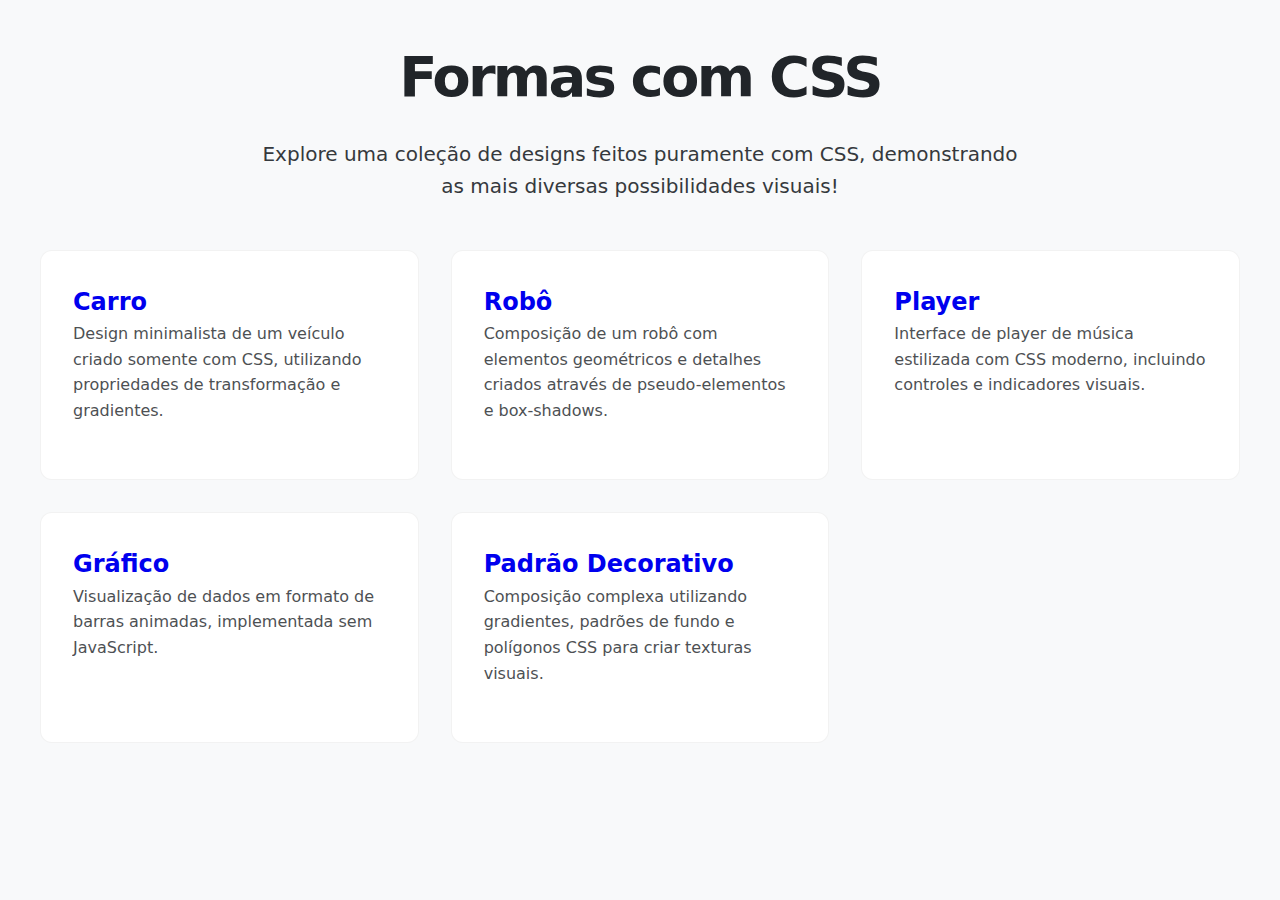
<file: index.html>
<!DOCTYPE html>
<html lang="pt-BR">
<head>
  <meta charset="UTF-8" />
  <meta name="viewport" content="width=device-width, initial-scale=1" />
  <title>Página Principal - Formas CSS</title>
  <link rel="stylesheet" href="style.css">
</head>

<body>
  <div class="main-container">
    <header class="header">
      <h1>Formas com CSS</h1>
      <p>Explore uma coleção de designs feitos puramente com CSS, demonstrando as mais diversas possibilidades visuais!</p>
    </header>
    
    <div class="cards-grid">
      <a href="carro.html" class="card">
        <h2>Carro</h2>
        <p>Design minimalista de um veículo criado somente com CSS, utilizando propriedades de transformação e gradientes.</p>

      </a>
      
      <a href="robô.html" class="card">
        <h2>Robô</h2>
        <p>Composição de um robô com elementos geométricos e detalhes criados através de pseudo-elementos e box-shadows.</p>

      </a>
      
      <a href="music.html" class="card">
        <h2>Player</h2>
        <p>Interface de player de música estilizada com CSS moderno, incluindo controles e indicadores visuais.</p>

      </a>
      
      <a href="grafico.html" class="card">
        <h2>Gráfico</h2>
        <p>Visualização de dados em formato de barras animadas, implementada sem JavaScript.</p>

      </a>
      
      <a href="padrao.html" class="card">
        <h2>Padrão Decorativo</h2>
        <p>Composição complexa utilizando gradientes, padrões de fundo e polígonos CSS para criar texturas visuais.</p>
      </a>
    </div>
  </div>
</body>
</html>
</file>
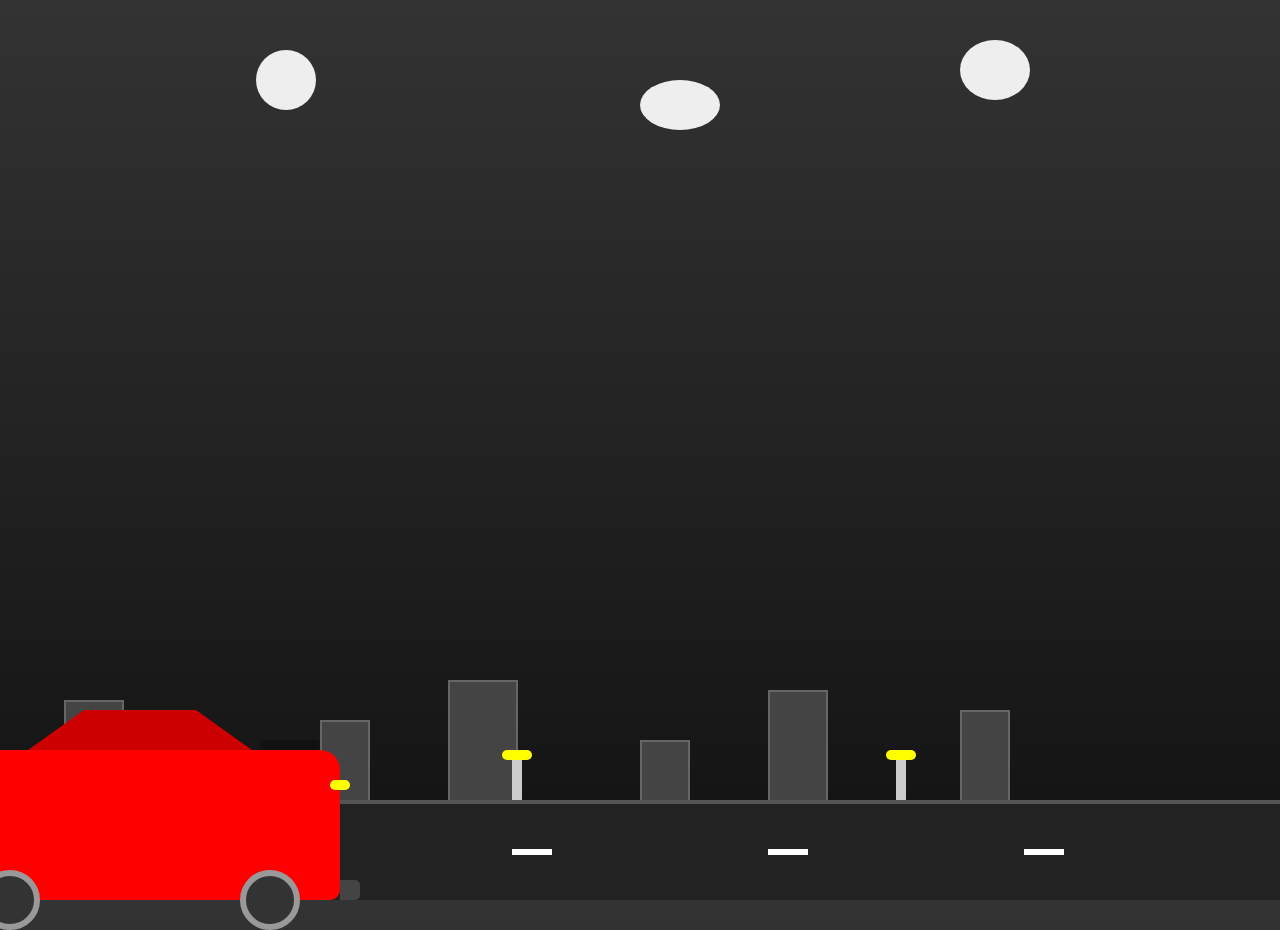
<file: carro.html>
<!DOCTYPE html>
<html lang="pt-BR">

<head>
  <meta charset="UTF-8" />
  <meta name="viewport" content="width=device-width, initial-scale=1.0" />
  <title>Carro Esportivo com Formas Geométricas</title>
  <link rel="stylesheet" href="carro.css">
</head>

<body>
  <div class="paisagem">
    <div class="predio um"></div>
    <div class="predio dois"></div>
    <div class="predio tres"></div>
    <div class="predio quatro"></div>
    <div class="predio cinco"></div>
    <div class="predio seis"></div>
    <div class="predio sete"></div>
    <div class="poste um"></div>
    <div class="poste dois"></div>
    <div class="poste tres"></div>
    <div class="nuvem nuvem1"></div>
    <div class="nuvem nuvem2"></div>
    <div class="nuvem nuvem3"></div>
    <div class="estrada"></div>
    <div class="linha um"></div>
    <div class="linha dois"></div>
    <div class="linha tres"></div>
    <div class="linha quatro"></div>
  </div>

  <div class="carro">
    <div class="teto"></div>
    <div class="roda esquerda"></div>
    <div class="roda direita"></div>
    <div class="farol frente"></div>
    <div class="para-choque frente"></div>
    <div class="para-choque tras"></div>
    <div class="fumaça"></div>
    <div class="aerofolio"></div>
  </div>
  
</body>

</html>
</file>
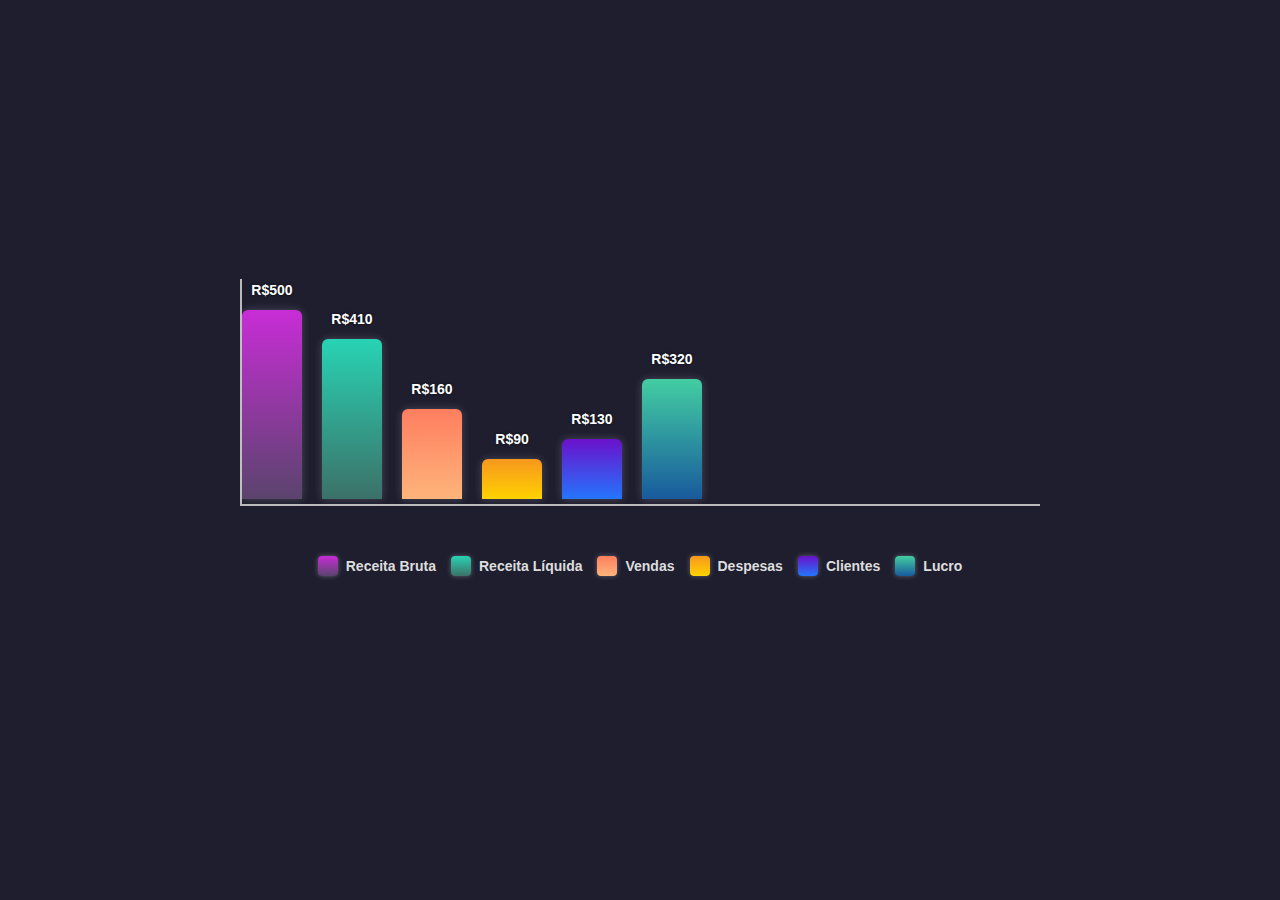
<file: grafico.html>
<!DOCTYPE html>
<html lang="pt-BR">

<head>
  <meta charset="UTF-8" />
  <meta name="viewport" content="width=device-width, initial-scale=1" />
  <title>Gráfico de Barras CSS Animado</title>
  <link rel="stylesheet" href="grafico.css">
</head>

<body>
  <div class="grafico-container">
    <div class="grafico">
      <div class="barra receita-bruta">
        <div class="valor">R$500</div>
      </div>
      <div class="barra receita-liquida">
        <div class="valor">R$410</div>
      </div>
      <div class="barra vendas">
        <div class="valor">R$160</div>
      </div>
      <div class="barra despesas">
        <div class="valor">R$90</div>
      </div>
      <div class="barra clientes">
        <div class="valor">R$130</div>
      </div>
      <div class="barra lucro">
        <div class="valor">R$320</div>
      </div>
    </div>
  </div>

  <div class="legenda">
    <div class="item-legend">
      <div class="cor-legend cor-receita-bruta"></div> Receita Bruta
    </div>
    <div class="item-legend">
      <div class="cor-legend cor-receita-liquida"></div> Receita Líquida
    </div>
    <div class="item-legend">
      <div class="cor-legend cor-vendas"></div> Vendas
    </div>
    <div class="item-legend">
      <div class="cor-legend cor-despesas"></div> Despesas
    </div>
    <div class="item-legend">
      <div class="cor-legend cor-clientes"></div> Clientes
    </div>
    <div class="item-legend">
      <div class="cor-legend cor-lucro"></div> Lucro
    </div>
  </div>
</body>

</html>

</html>
</file>
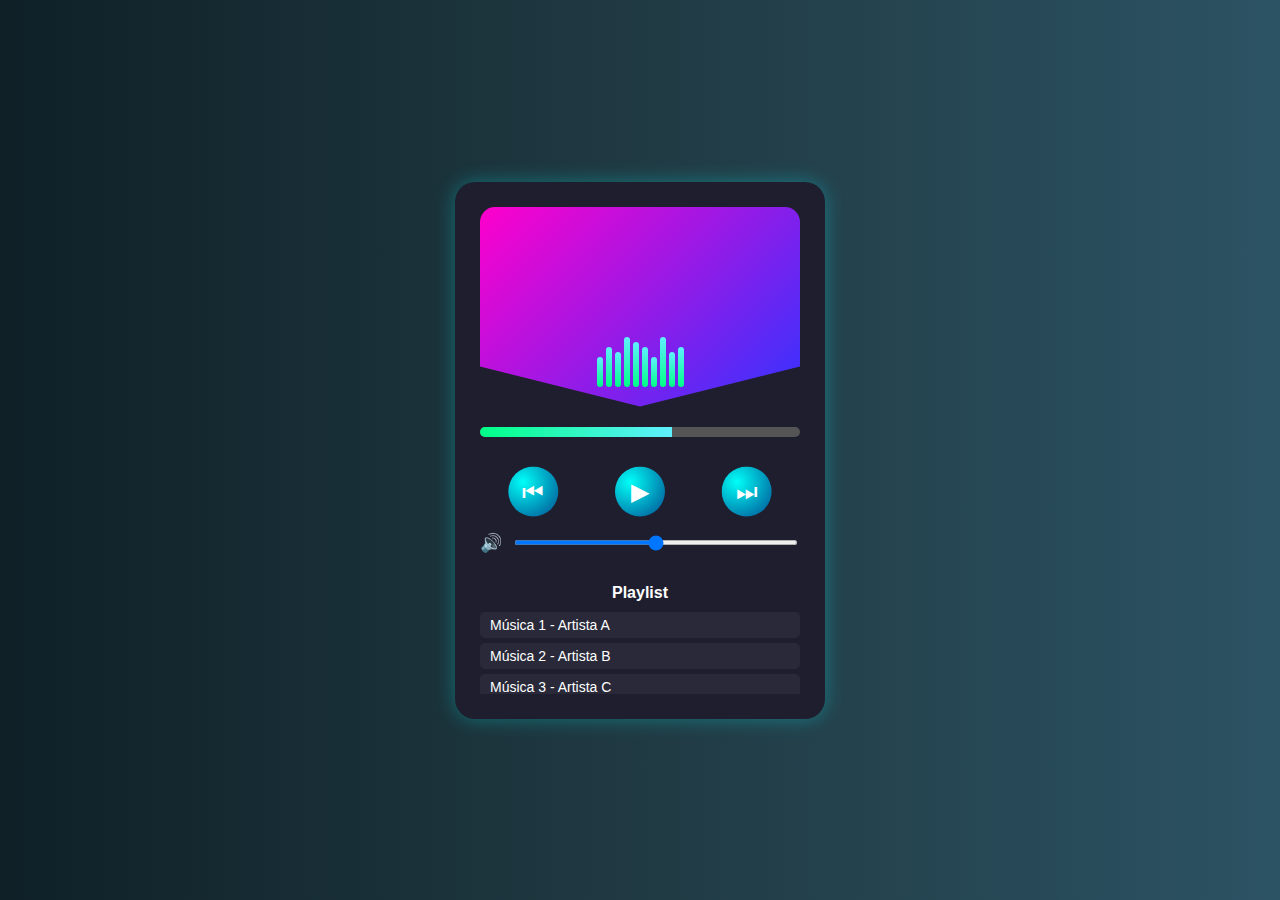
<file: music.html>
<!DOCTYPE html>
<html lang="pt-BR">

<head>
    <meta charset="UTF-8" />
    <meta name="viewport" content="width=device-width, initial-scale=1" />
    <title>Interface de Música com Animação CSS</title>
    <link rel="stylesheet" href="music.css">
</head>

<body>
    <div class="player">
        <div class="tela-musica">
            <div class="barra"></div>
            <div class="barra"></div>
            <div class="barra"></div>
            <div class="barra"></div>
            <div class="barra"></div>
            <div class="barra"></div>
            <div class="barra"></div>
            <div class="barra"></div>
            <div class="barra"></div>
            <div class="barra"></div>
        </div>
        <div class="barra-progresso">
            <div class="progresso"></div>
        </div>
        <div class="controles">
            <div class="botao" title="Anterior">⏮</div>
            <div class="botao" title="Play/Pause">▶</div>
            <div class="botao" title="Próxima">⏭</div>
        </div>
        <div class="controle-volume">
            <div class="icone-volume">🔊</div>
            <input type="range" class="slider" min="0" max="100" value="50" />
        </div>
        <div class="playlist">
            <h3>Playlist</h3>
            <ul>
                <li>Música 1 - Artista A</li>
                <li>Música 2 - Artista B</li>
                <li>Música 3 - Artista C</li>
                <li>Música 4 - Artista D</li>
            </ul>
        </div>
    </div>
</body>

</html>
</file>
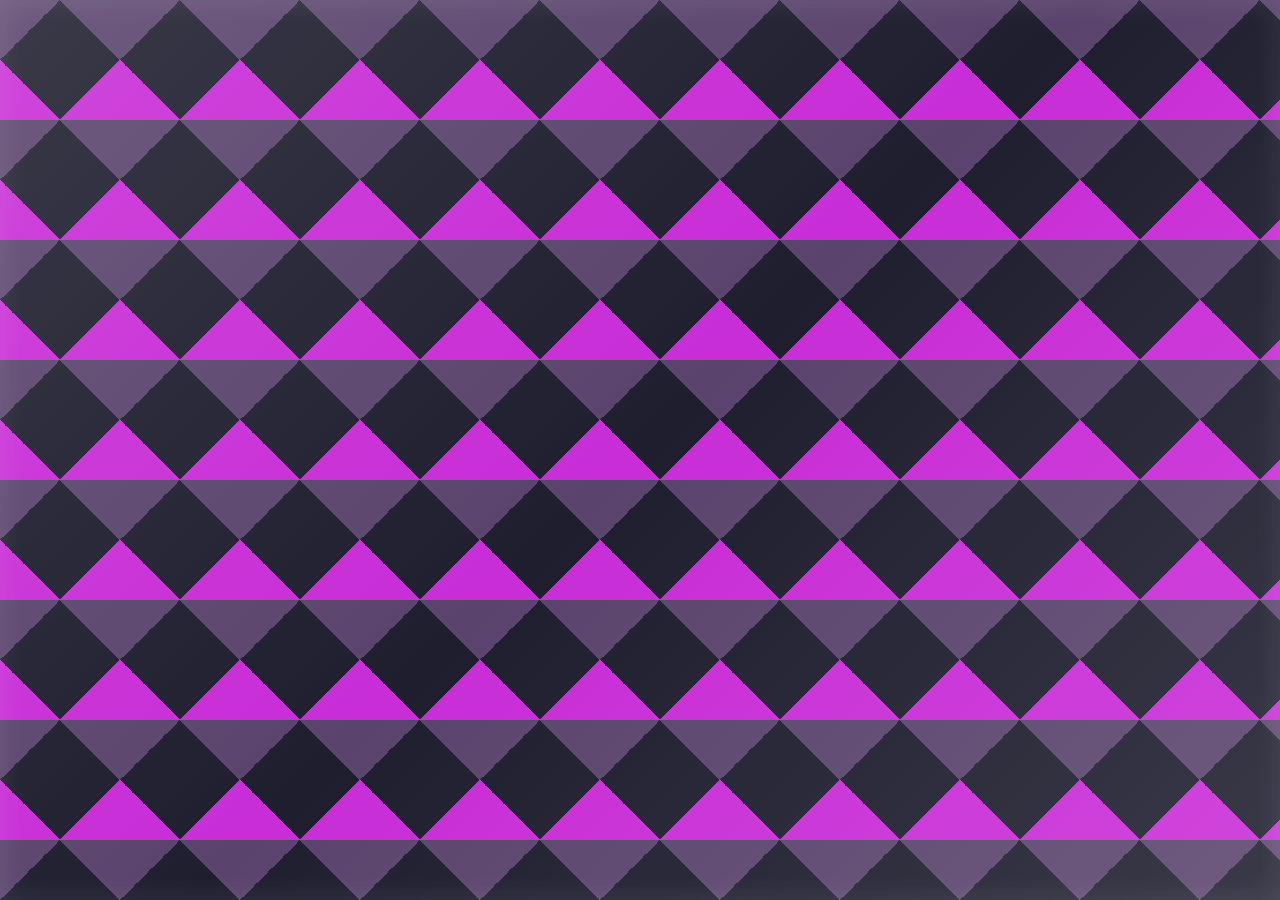
<file: padrao.html>
<!DOCTYPE html>
<html lang="pt-BR">

<head>
  <meta charset="UTF-8" />
  <meta name="viewport" content="width=device-width, initial-scale=1" />
  <title>Padrão Decorativo CSS - Fundo Base Destacado</title>
  <link rel="stylesheet" href="padrao.css">
</head>

<body>
  <div class="pattern"></div>
</body>

</html>
</file>
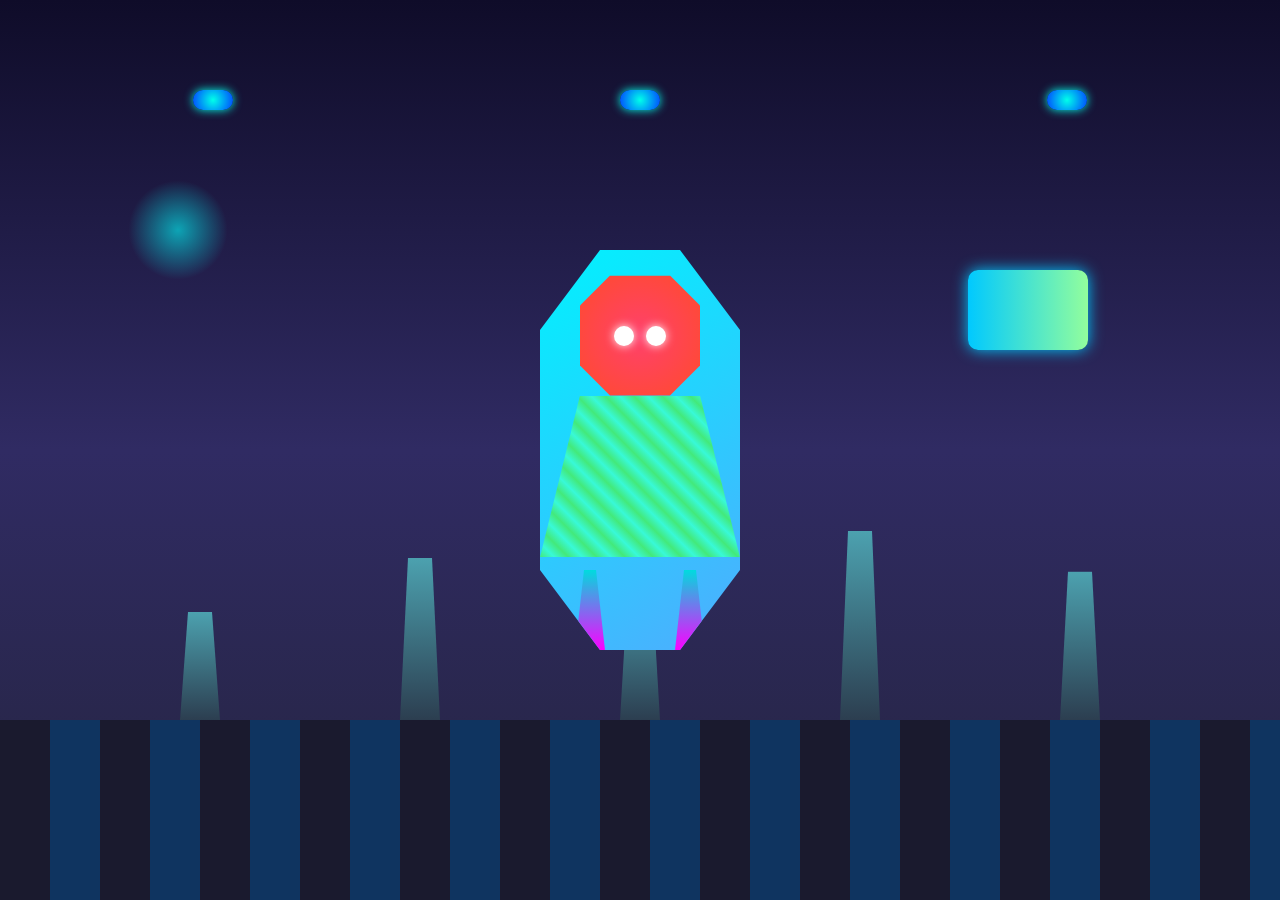
<file: robô.html>
<!DOCTYPE html>
<html lang="pt-BR">

<head>
  <meta charset="UTF-8">
  <meta name="viewport" content="width=device-width, initial-scale=1.0">
  <title>Robô Futurista</title>
  <link rel="stylesheet" href="robô.css ">
</head>

<body>
  <div class="cenario"></div>
  <div class="predios">
    <div class="predio" style="height: 40%;"></div>
    <div class="predio" style="height: 60%;"></div>
    <div class="predio" style="height: 50%;"></div>
    <div class="predio" style="height: 70%;"></div>
    <div class="predio" style="height: 55%;"></div>
  </div>
  <div class="drones">
    <div class="drone"></div>
    <div class="drone"></div>
    <div class="drone"></div>
  </div>
  <div class="holograma"></div>
  <div class="tela"></div>
  <div class="robo">
    <div class="cabeca">
      <div class="olhos">
        <div class="olho"></div>
        <div class="olho"></div>
      </div>
    </div>
    <div class="bracos">
      <div class="braco"></div>
      <div class="braco"></div>
    </div>
    <div class="luz-central"></div>
    <div class="tronco"></div>
    <div class="pernas">
      <div class="perna"></div>
      <div class="perna"></div>
    </div>
  </div>
</body>

</html>
</file>
<file: style.css>
:root {
    /* Cores base (neutras) */
    --bg-color: #f8f9fa;
    --text-color: #212529;
    --card-bg: #ffffff;

    /* Cores primárias (azul/esverdeado) */
    --primary-100: #e6f7f8;
    --primary-300: #8bd8dc;
    --primary-500: #20b8bd;
    /* cor principal */
    --primary-700: #158a8e;
    --primary-900: #0c5c5f;

    /* Cores secundárias (roxo/azulado) */
    --secondary-300: #a39fc9;
    --secondary-500: #7166b1;
    --secondary-700: #4e457d;

    /* Cores de destaque (sutis) */
    --accent-yellow: #fff3bf;
    --accent-pink: #ffdeeb;
}

* {
    box-sizing: border-box;
    margin: 0;
    padding: 0;
}

body {
    background: var(--bg-color);
    font-family: 'Inter', 'Segoe UI', system-ui, sans-serif;
    color: var(--text-color);
    line-height: 1.6;
    min-height: 100vh;
    padding: 2rem;
    display: flex;
    flex-direction: column;
    align-items: center;
    
}

/* Container principal */
.main-container {
    max-width: 1200px;
    width: 100%;
}

/* Cabeçalho tipográfico */
.header {
    text-align: center;
    margin-bottom: 3rem;
}


.header h1 {
    font-size: clamp(2rem, 5vw, 3.5rem);
    font-weight: 800;
    letter-spacing: -0.05em;
    margin-bottom: 1rem;
    color: var(--primary-dark);
}

.header h1::after {
    content: '';
    position: absolute;
    bottom: -8px;
    left: 0;
    width: 100%;
    height: 3px;
    background: linear-gradient(90deg, var(--primary-500), var(--secondary-500));
    transform: scaleX(0);
    transform-origin: left;
    transition: transform 0.4s ease;
}


.header p {
    font-size: 1.25rem;
    max-width: 60ch;
    margin: 0 auto;
    opacity: 0.9;
}

/* Grid de cards */
.cards-grid {
    display: grid;
    grid-template-columns: repeat(auto-fit, minmax(280px, 1fr));
    gap: 2rem;
}

/* Cards tipográficos */
.card {
    background: var(--card-bg);
    border-radius: 12px;
    padding: 2rem;
    text-decoration: none;
    box-shadow: var(--card-shadow);
    transition: transform 0.3s ease, box-shadow 0.3s ease;
    border: 1px solid rgba(0, 0, 0, 0.05);
    display: flex;
    flex-direction: column;

    /* Delay progressivo para cada card */
    .card:nth-child(1) {
        animation-delay: 0.1s;
    }

    .card:nth-child(2) {
        animation-delay: 0.2s;
    }

    .card:nth-child(3) {
        animation-delay: 0.3s;
    }

    .card:nth-child(4) {
        animation-delay: 0.4s;
    }

    .card:nth-child(5) {
        animation-delay: 0.5s;
    }
}

.card:hover {
    transform: translateY(-4px) scale(1.02);
    box-shadow: 0 12px 24px rgba(0, 0, 0, 0.1);
    background: var(--primary-100);
}

.card h2 {
    transition: color 0.2s ease;
}

.card:hover h2 {
    color: var(--primary-700);
}


.card p {
    color: var(--text-color);
    opacity: 0.8;
    margin-bottom: 1.5rem;
    flex-grow: 1;
}

.card .meta {
    font-size: 0.875rem;
    color: var(--secondary);
    font-weight: 500;
}


@keyframes fadeInUp {
    from {
        opacity: 0;
        transform: translateY(10px);
    }

    to {
        opacity: 1;
        transform: translateY(0);
    }
}


/* Responsividade */
@media (max-width: 600px) {
    body {
        padding: 1.5rem;
    }

    .header {
        margin-bottom: 2rem;
    }

    .cards-grid {
        grid-template-columns: 1fr;
    }
}
</file>
<file: carro.css>
* {
      margin: 0;
      padding: 0;
      box-sizing: border-box;
    }
    
    body {
      background: linear-gradient(#333, #111);
      display: flex;
      justify-content: center;
      align-items: flex-end;
      height: 100vh;
      overflow: hidden;
    }

    .paisagem {
      position: absolute;
      bottom: 0;
      width: 100%;
      height: 100%;
      z-index: 0;
    }

    /* Elementos da paisagem mantendo proporções fixas */
    .predio {
      position: absolute;
      bottom: 0;
      background: #444;
      border: 2px solid #666;
    }

    .predio.um {
      left: 5%;
      width: 60px;
      height: 200px;
    }

    .predio.dois {
      left: 15%;
      width: 40px;
      height: 150px;
    }

    .predio.tres {
      left: 25%;
      width: 50px;
      height: 180px;
    }

    .predio.quatro {
      left: 35%;
      width: 70px;
      height: 220px;
    }

    .predio.cinco {
      left: 50%;
      width: 50px;
      height: 160px;
    }

    .predio.seis {
      left: 60%;
      width: 60px;
      height: 210px;
    }

    .predio.sete {
      left: 75%;
      width: 50px;
      height: 190px;
    }

    .poste {
      position: absolute;
      bottom: 0;
      width: 10px;
      height: 150px;
      background: #ccc;
      z-index: 0;
    }

    .poste::before {
      content: '';
      position: absolute;
      top: 0;
      left: -10px;
      width: 30px;
      height: 10px;
      background: #ff0;
      border-radius: 5px;
    }

    .poste.um {
      left: 10%;
    }

    .poste.dois {
      left: 40%;
    }

    .poste.tres {
      left: 70%;
    }

    .nuvem {
      position: absolute;
      background: #eee;
      border-radius: 50%;
      z-index: 0;
    }

    .nuvem1 {
      top: 50px;
      left: 20%;
      width: 60px;
      height: 60px;
    }

    .nuvem2 {
      top: 80px;
      left: 50%;
      width: 80px;
      height: 50px;
    }

    .nuvem3 {
      top: 40px;
      left: 75%;
      width: 70px;
      height: 60px;
    }

    .estrada {
      position: absolute;
      bottom: 0;
      width: 100%;
      height: 100px;
      background: #222;
      border-top: 4px solid #555;
      z-index: 0;
    }

    .linha {
      position: absolute;
      bottom: 45px;
      width: 40px;
      height: 6px;
      background: #fff;
      z-index: 1;
    }

    .linha.um {
      left: 20%;
    }

    .linha.dois {
      left: 40%;
    }

    .linha.tres {
      left: 60%;
    }

    .linha.quatro {
      left: 80%;
    }

    /* Carro com tamanho fixo mas posicionamento responsivo */
    .carro {
      position: relative;
      width: 400px;
      height: 150px;
      background: #f00;
      border-radius: 20px 20px 10px 10px;
      z-index: 2;
      animation: moverCarro 8s linear infinite;
      transform: translateX(-500px);
    }

    @keyframes moverCarro {
      0% {
        transform: translateX(-500px);
      }
      100% {
        transform: translateX(100vw);
      }
    }

    .teto {
      position: absolute;
      top: -40px;
      left: 60px;
      width: 280px;
      height: 40px;
      background: #c00;
      clip-path: polygon(10% 100%, 30% 0%, 70% 0%, 90% 100%);
    }

    .roda {
      position: absolute;
      bottom: -30px;
      width: 60px;
      height: 60px;
      background: #333;
      border: 6px solid #999;
      border-radius: 50%;
      animation: girarRoda 1s linear infinite;
    }

    @keyframes girarRoda {
      0% {
        transform: rotate(0deg);
      }
      100% {
        transform: rotate(360deg);
      }
    }

    .roda.esquerda {
      left: 40px;
    }

    .roda.direita {
      right: 40px;
    }

    .farol {
      position: absolute;
      top: 30px;
      width: 20px;
      height: 10px;
      background: yellow;
      border-radius: 5px;
    }

    .farol.frente {
      right: -10px;
    }

    .para-choque {
      position: absolute;
      bottom: 0;
      height: 20px;
      background: #444;
    }

    .para-choque.frente {
      right: -20px;
      width: 20px;
      border-radius: 0 5px 5px 0;
    }

    .para-choque.tras {
      left: -20px;
      width: 20px;
      border-radius: 5px 0 0 5px;
    }

    .fumaça {
      position: absolute;
      bottom: 10px;
      left: -40px;
      width: 20px;
      height: 20px;
      background: rgba(200, 200, 200, 0.5);
      border-radius: 50%;
      animation: subirFumaca 2s infinite ease-in-out;
    }

    @keyframes subirFumaca {
      0% {
        transform: translateY(0) scale(1);
        opacity: 0.5;
      }
      100% {
        transform: translateY(-50px) scale(1.5);
        opacity: 0;
      }
    }

    .aerofolio {
      position: absolute;
      top: -10px;
      right: 20px;
      width: 60px;
      height: 10px;
      background: #111;
      border-radius: 5px;
    }

    /* Ajustes responsivos sem alterar o design */
    @media (max-width: 768px) {
      .carro {
        width: 300px;
        height: 112px;
        animation-duration: 6s;
      }
      
      .teto {
        width: 210px;
        height: 30px;
        top: -30px;
        left: 45px;
      }
      
      .roda {
        width: 45px;
        height: 45px;
        bottom: -22px;
      }
      
      .roda.esquerda {
        left: 30px;
      }
      
      .roda.direita {
        right: 30px;
      }
      
      .farol {
        top: 22px;
        width: 15px;
        height: 8px;
      }
      
      .para-choque {
        height: 15px;
      }
      
      .fumaça {
        width: 15px;
        height: 15px;
        left: -30px;
      }
    }

    @media (max-width: 480px) {
      .carro {
        width: 200px;
        height: 75px;
        animation-duration: 4s;
      }
      
      .teto {
        width: 140px;
        height: 20px;
        top: -20px;
        left: 30px;
      }
      
      .roda {
        width: 30px;
        height: 30px;
        bottom: -15px;
        border-width: 4px;
      }
      
      .roda.esquerda {
        left: 20px;
      }
      
      .roda.direita {
        right: 20px;
      }
      
      .farol {
        top: 15px;
        width: 10px;
        height: 5px;
      }
      
      .para-choque {
        height: 10px;
      }
      
      .fumaça {
        width: 10px;
        height: 10px;
        left: -20px;
      }
      
      .aerofolio {
        width: 40px;
        height: 7px;
      }
    }
</file>
<file: grafico.css>
* body {
    font-family: Arial, sans-serif;
    background: #1e1e2f;
    color: #eee;
    display: flex;
    flex-direction: column;
    justify-content: center;
    align-items: center;
    min-height: 95vh;
    margin: 0;
    padding: 10px;
    box-sizing: border-box;
  }

  .grafico-container {
    width: 90%;
    max-width: 800px;
    overflow-x: auto;
    padding-bottom: 20px;
  }

  .grafico {
    display: flex;
    gap: 20px;
    align-items: flex-end;
    border-left: 2px solid #bbb;
    border-bottom: 2px solid #bbb;
    padding-bottom: 5px;
    position: relative;
    height: 220px;
    width: 100%;
    min-width: 600px;
  }

  .barra {
    position: relative;
    width: 60px;
    border-radius: 6px 6px 0 0;
    box-shadow: 0 0 8px rgba(255, 255, 255, 0.2);
    transform-origin: bottom;
    animation: crescer 1.5s ease forwards;
    flex-shrink: 0;
  }

  @keyframes crescer {
    0% {
      transform: scaleY(0);
      opacity: 0.5;
    }
    100% {
      transform: scaleY(1);
      opacity: 1;
    }
  }

  .barra.vendas {
    background: linear-gradient(180deg, #ff7e5f, #feb47b);
    height: 90px;
    animation-delay: 0.6s;
  }

  .barra.lucro {
    background: linear-gradient(180deg, #43cea2, #185a9d);
    height: 120px;
    animation-delay: 1.2s;
  }

  .barra.despesas {
    background: linear-gradient(180deg, #f7971e, #ffd200);
    height: 40px;
    animation-delay: .8s;
  }

  .barra.clientes {
    background: linear-gradient(180deg, #6a11cb, #2575fc);
    height: 60px;
    animation-delay: 1s;
  }

  .barra.receita-bruta {
    background: linear-gradient(180deg, #c82dd6, #5a446d);
    height: 189px;
    animation-delay: 0.2s;
  }

  .barra.receita-liquida {
    background: linear-gradient(180deg, #28d3b4, #3c7168);
    height: 160px;
    animation-delay: 0.4s;
  }

  .valor {
    position: absolute;
    top: -28px;
    width: 100%;
    text-align: center;
    font-weight: bold;
    color: #fff;
    font-size: 14px;
    text-shadow: 0 0 3px rgba(0, 0, 0, 0.7);
    user-select: none;
  }

  .legenda {
    display: flex;
    justify-content: center;
    flex-wrap: wrap;
    gap: 15px;
    margin-top: 30px;
    max-width: 800px;
    padding: 0 20px;
  }

  .item-legend {
    display: flex;
    align-items: center;
    gap: 8px;
    font-weight: bold;
    color: #ddd;
    font-size: 14px;
    flex-shrink: 0;
  }

  .cor-legend {
    width: 20px;
    height: 20px;
    border-radius: 4px;
    box-shadow: 0 0 5px rgba(255, 255, 255, 0.3);
  }

  .cor-vendas {
    background: linear-gradient(180deg, #ff7e5f, #feb47b);
  }

  .cor-lucro {
    background: linear-gradient(180deg, #43cea2, #185a9d);
  }

  .cor-despesas {
    background: linear-gradient(180deg, #f7971e, #ffd200);
  }

  .cor-clientes {
    background: linear-gradient(180deg, #6a11cb, #2575fc);
  }

  .cor-receita-bruta {
    background: linear-gradient(180deg, #c82dd6, #5a446d);
  }

  .cor-receita-liquida {
    background: linear-gradient(180deg, #28d3b4, #3c7168);
  }

  @media (max-width: 768px) {
    .grafico {
      gap: 15px;
    }
    
    .barra {
      width: 50px;
    }
    
    .legenda {
      gap: 10px;
    }
    
    .item-legend {
      font-size: 12px;
    }
  }

  @media (max-width: 480px) {
    .grafico {
      gap: 10px;
      min-width: 500px;
    }
    
    .barra {
      width: 40px;
    }
    
    .valor {
      font-size: 12px;
      top: -24px;
    }
    
    .legenda {
      gap: 8px;
      justify-content: flex-start;
    }
  }
</file>
<file: music.css>
body {
        margin: 0;
        padding: 0;
        background: linear-gradient(to right, #0f2027, #203a43, #2c5364);
        font-family: Arial, sans-serif;
        display: flex;
        justify-content: center;
        align-items: center;
        min-height: 100vh;
        padding: 20px;
        box-sizing: border-box;
    }

    .player {
        background: #1e1e2f;
        padding: 25px;
        border-radius: 20px;
        box-shadow: 0 0 20px rgba(0, 255, 255, 0.3);
        display: flex;
        flex-direction: column;
        align-items: center;
        width: 100%;
        max-width: 320px;
    }

    .tela-musica {
        width: 100%;
        height: 180px;
        background: linear-gradient(135deg, #ff00cc, #3333ff);
        border-radius: 15px;
        margin-bottom: 20px;
        clip-path: polygon(0 0, 100% 0, 100% 80%, 50% 100%, 0 80%);
        position: relative;
        overflow: hidden;
        display: flex;
        justify-content: center;
        align-items: flex-end;
        gap: 3px;
        padding-bottom: 20px;
    }

    .barra {
        width: 6px;
        background: linear-gradient(to top, #00ff87, #60efff);
        border-radius: 3px;
        animation-name: pulse;
        animation-timing-function: ease-in-out;
        animation-iteration-count: infinite;
        animation-direction: alternate;
        flex-shrink: 0;
    }

    .barra:nth-child(1) {
        height: 30px;
        animation-duration: 1.2s;
        animation-delay: 0s;
    }

    .barra:nth-child(2) {
        height: 40px;
        animation-duration: 1.4s;
        animation-delay: 0.15s;
    }

    .barra:nth-child(3) {
        height: 35px;
        animation-duration: 1.1s;
        animation-delay: 0.3s;
    }

    .barra:nth-child(4) {
        height: 50px;
        animation-duration: 1.3s;
        animation-delay: 0.45s;
    }

    .barra:nth-child(5) {
        height: 45px;
        animation-duration: 1.5s;
        animation-delay: 0.6s;
    }

    .barra:nth-child(6) {
        height: 40px;
        animation-duration: 1.2s;
        animation-delay: 0.75s;
    }

    .barra:nth-child(7) {
        height: 30px;
        animation-duration: 1.4s;
        animation-delay: 0.9s;
    }

    .barra:nth-child(8) {
        height: 50px;
        animation-duration: 1.3s;
        animation-delay: 1.05s;
    }

    .barra:nth-child(9) {
        height: 35px;
        animation-duration: 1.1s;
        animation-delay: 1.2s;
    }

    .barra:nth-child(10) {
        height: 40px;
        animation-duration: 1.5s;
        animation-delay: 1.35s;
    }

    @keyframes pulse {
        0% {
            transform: scaleY(1);
            opacity: 1;
        }
        50% {
            transform: scaleY(2.5);
            opacity: 0.6;
        }
        100% {
            transform: scaleY(1);
            opacity: 1;
        }
    }

    .barra-progresso {
        width: 100%;
        height: 10px;
        background: #555;
        border-radius: 5px;
        overflow: hidden;
        margin-bottom: 15px;
    }

    .progresso {
        width: 60%;
        height: 100%;
        background: linear-gradient(to right, #00ff87, #60efff);
        transition: width 0.3s ease;
    }

    .controles {
        display: flex;
        justify-content: space-around;
        width: 100%;
        margin: 15px 0;
    }

    .botao {
        width: 50px;
        height: 50px;
        background: radial-gradient(circle at 30% 30%, #00fff7, #004b91);
        clip-path: circle(50%);
        display: flex;
        align-items: center;
        justify-content: center;
        color: white;
        font-size: 24px;
        box-shadow: 0 0 10px #00fff7;
        cursor: pointer;
        transition: transform 0.2s ease, box-shadow 0.2s ease;
        user-select: none;
        line-height: 1;
        text-align: center;
    }

    .botao:hover {
        transform: scale(1.1);
        box-shadow: 0 0 20px #00fff7;
    }

    .controle-volume {
        width: 100%;
        display: flex;
        align-items: center;
        gap: 10px;
        margin-bottom: 20px;
    }

    .slider {
        width: 100%;
        height: 5px;
        background: linear-gradient(to right, #ff8a00, #e52e71);
        border-radius: 5px;
        outline: none;
        cursor: pointer;
    }

    .slider:hover {
        background: linear-gradient(to right, #ffa500, #ff007f);
    }

    .icone-volume {
        color: white;
        font-size: 18px;
        user-select: none;
        flex-shrink: 0;
    }

    .playlist {
        width: 100%;
        color: white;
        font-size: 14px;
        max-height: 120px;
        overflow-y: auto;
    }

    .playlist h3 {
        margin: 10px 0;
        text-align: center;
        font-size: 16px;
    }

    .playlist ul {
        list-style: none;
        padding: 0;
        margin: 0;
    }

    .playlist li {
        padding: 5px 10px;
        background: rgba(255, 255, 255, 0.05);
        margin-bottom: 5px;
        border-radius: 5px;
        cursor: pointer;
        user-select: none;
    }

    .playlist li:hover {
        background: rgba(255, 255, 255, 0.15);
    }

    @media (max-width: 400px) {
        .player {
            padding: 20px;
        }
        
        .botao {
            width: 45px;
            height: 45px;
            font-size: 22px;
        }
        
        .playlist {
            font-size: 13px;
        }
        
        .playlist h3 {
            font-size: 15px;
        }
    }

    @media (max-width: 350px) {
        .player {
            padding: 15px;
            border-radius: 15px;
        }
        
        .tela-musica {
            height: 160px;
            margin-bottom: 15px;
        }
        
        .botao {
            width: 40px;
            height: 40px;
            font-size: 20px;
        }
        
        .controle-volume {
            margin-bottom: 15px;
        }
    }
</file>
<file: padrao.css>
* {
    margin: 0;
    padding: 0;
    box-sizing: border-box;
  }
  
  body {
    min-height: 100vh;
    overflow-x: hidden;
  }

  .pattern {
    --size: 120px;
    width: 100vw;
    min-height: 100vh;
    background-color: #1e1e2f;
    position: fixed;
    top: 0;
    left: 0;
    z-index: -1;

    background-image:
      linear-gradient(45deg, #c82dd6 25%, transparent 25%),
      linear-gradient(-45deg, #c82dd6 25%, transparent 25%),
      linear-gradient(45deg, transparent 75%, #5a446d 75%),
      linear-gradient(-45deg, transparent 75%, #5a446d 75%);
    background-size: var(--size) var(--size);
    background-position:
      0 0,
      0 var(--size),
      var(--size) calc(-1 * var(--size)),
      var(--size) 0;
    background-repeat: repeat;

    box-shadow: inset 0 0 30px rgba(255, 255, 255, 0.1);
  }

  .pattern::after {
    content: "";
    position: absolute;
    top: 0;
    left: 0;
    width: 100%;
    height: 100%;
    pointer-events: none;
    background:
      linear-gradient(135deg,
        rgba(255, 255, 255, 0.12) 0%,
        rgba(255, 255, 255, 0) 50%,
        rgba(255, 255, 255, 0.12) 100%);
    mix-blend-mode: screen;
  }

  @media (max-width: 768px) {
    .pattern {
      --size: 90px;
    }
  }

  @media (max-width: 480px) {
    .pattern {
      --size: 70px;
      box-shadow: inset 0 0 20px rgba(255, 255, 255, 0.1);
    }
  }

  @media (max-width: 360px) {
    .pattern {
      --size: 60px;
    }
  }
</file>
<file: robô.css>
* {
    margin: 0;
    padding: 0;
    box-sizing: border-box;
  }

  body {
    background: linear-gradient(to bottom, #0f0c29, #302b63, #24243e);
    display: flex;
    justify-content: center;
    align-items: center;
    min-height: 100vh;
    overflow: hidden;
    position: relative;
  }

  .cenario {
    position: absolute;
    width: 100%;
    height: 100%;
    background: repeating-linear-gradient(90deg, #1a1a2e 0, #1a1a2e 50px, #0f3460 50px, #0f3460 100px);
    clip-path: polygon(0 80%, 100% 80%, 100% 100%, 0 100%);
    bottom: 0;
  }

  .holograma {
    position: absolute;
    width: 10vw;
    height: 10vw;
    max-width: 100px;
    max-height: 100px;
    background: radial-gradient(circle, rgba(0, 255, 255, 0.6) 0%, transparent 70%);
    top: 20%;
    left: 10%;
    border-radius: 50%;
    animation: brilhar 2s infinite;
  }

  .tela {
    position: absolute;
    width: 12vw;
    height: 8vw;
    max-width: 120px;
    max-height: 80px;
    background: linear-gradient(to right, #00c9ff, #92fe9d);
    top: 30%;
    right: 15%;
    border-radius: 10px;
    box-shadow: 0 0 15px #00c9ff;
  }

  .predios {
    position: absolute;
    bottom: 20%;
    left: 0;
    width: 100%;
    height: 30%;
    display: flex;
    justify-content: space-evenly;
    align-items: flex-end;
    z-index: 0;
  }

  .predio {
    width: 4vw;
    max-width: 40px;
    height: 100%;
    background: linear-gradient(to top, #2c3e50, #4ca1af);
    box-shadow: 0 0 10px #4ca1af;
    clip-path: polygon(20% 0%, 80% 0%, 100% 100%, 0% 100%);
  }

  .drones {
    position: absolute;
    top: 10%;
    width: 100%;
    display: flex;
    justify-content: space-around;
    pointer-events: none;
    z-index: 2;
  }

  .drone {
    width: 4vw;
    height: 2vw;
    max-width: 40px;
    max-height: 20px;
    background: radial-gradient(circle, #00ffea, #0044ff);
    border-radius: 10px;
    box-shadow: 0 0 10px #00ffea;
    animation: flutuar 3s ease-in-out infinite;
  }

  @keyframes flutuar {

    0%,
    100% {
      transform: translateY(0);
    }

    50% {
      transform: translateY(10px);
    }
  }

  @keyframes brilhar {

    0%,
    100% {
      opacity: 0.6;
      transform: scale(1);
    }

    50% {
      opacity: 1;
      transform: scale(1.2);
    }
  }

  .robo {
    position: relative;
    width: 20vw;
    height: 40vw;
    max-width: 200px;
    max-height: 400px;
    display: flex;
    flex-direction: column;
    align-items: center;
    background: linear-gradient(145deg, #00f2fe, #4facfe);
    clip-path: polygon(30% 0%, 70% 0%, 100% 20%, 100% 80%, 70% 100%, 30% 100%, 0% 80%, 0% 20%);
    box-shadow: 0 0 30px #4facfe;
    z-index: 1;
  }

  .cabeca {
    width: 12vw;
    height: 12vw;
    max-width: 120px;
    max-height: 120px;
    margin-top: 2vw;
    background: radial-gradient(circle, #ff416c, #ff4b2b);
    clip-path: polygon(25% 0%, 75% 0%, 100% 25%, 100% 75%, 75% 100%, 25% 100%, 0% 75%, 0% 25%);
    display: flex;
    justify-content: center;
    align-items: center;
    box-shadow: 0 0 15px #ff4b2b;
    animation: pulsar 2s infinite;
  }

  .olhos {
    display: flex;
    gap: 1vw;
  }

  .olho {
    width: 2vw;
    height: 2vw;
    max-width: 20px;
    max-height: 20px;
    background: #fff;
    border-radius: 50%;
    box-shadow: 0 0 10px #fff;
  }

  .tronco {
    flex: 1;
    width: 100%;
    display: flex;
    justify-content: center;
    align-items: center;
    background: repeating-linear-gradient(45deg, #43e97b, #38f9d7 10px, #43e97b 20px);
    clip-path: polygon(20% 0%, 80% 0%, 100% 100%, 0% 100%);
  }

  .pernas {
    width: 100%;
    display: flex;
    justify-content: space-around;
    margin-top: 1vw;
  }

  .perna {
    width: 3vw;
    height: 8vw;
    max-width: 30px;
    max-height: 80px;
    background: linear-gradient(to top, #fc00ff, #00dbde);
    clip-path: polygon(30% 0%, 70% 0%, 100% 100%, 0% 100%);
    box-shadow: 0 0 10px #00dbde;
  }

  .bracos {
    position: absolute;
    top: 14vw;
    width: 30vw;
    max-width: 300px;
    display: flex;
    justify-content: space-between;
  }

  .braco {
    width: 4vw;
    height: 15vw;
    max-width: 40px;
    max-height: 150px;
    background: linear-gradient(to bottom, #f7971e, #ffd200);
    clip-path: polygon(25% 0%, 75% 0%, 100% 100%, 0% 100%);
    box-shadow: 0 0 10px #ffd200;
    animation: moverBraco 2s infinite ease-in-out;
  }

  .luz-central {
    position: absolute;
    top: 20vw;
    width: 3vw;
    height: 3vw;
    max-width: 30px;
    max-height: 30px;
    background: radial-gradient(circle, #fff200, #ff0080);
    border-radius: 50%;
    box-shadow: 0 0 20px #ff0080;
    animation: pulsar 1.5s infinite;
  }

  @keyframes moverBraco {

    0%,
    100% {
      transform: rotate(0deg);
    }

    50% {
      transform: rotate(10deg);
    }
  }

  @keyframes pulsar {

    0%,
    100% {
      transform: scale(1);
      opacity: 0.8;
    }

    50% {
      transform: scale(1.1);
      opacity: 1;
    }
  }

  @media (max-width: 768px) {
    .robo {
      width: 25vw;
      height: 50vw;
    }

    .bracos {
      width: 35vw;
      top: 17vw;
    }

    .luz-central {
      top: 25vw;
    }
  }

  @media (max-width: 480px) {
    .robo {
      width: 35vw;
      height: 70vw;
    }

    .bracos {
      width: 45vw;
      top: 24vw;
    }

    .luz-central {
      top: 35vw;
    }

    .holograma {
      top: 15%;
      left: 5%;
    }

    .tela {
      top: 25%;
      right: 10%;
    }
  }

  @media (max-width: 360px) {
    .robo {
      width: 45vw;
      height: 90vw;
    }

    .bracos {
      width: 55vw;
      top: 31vw;
    }

    .luz-central {
      top: 45vw;
    }
  }
</file>
